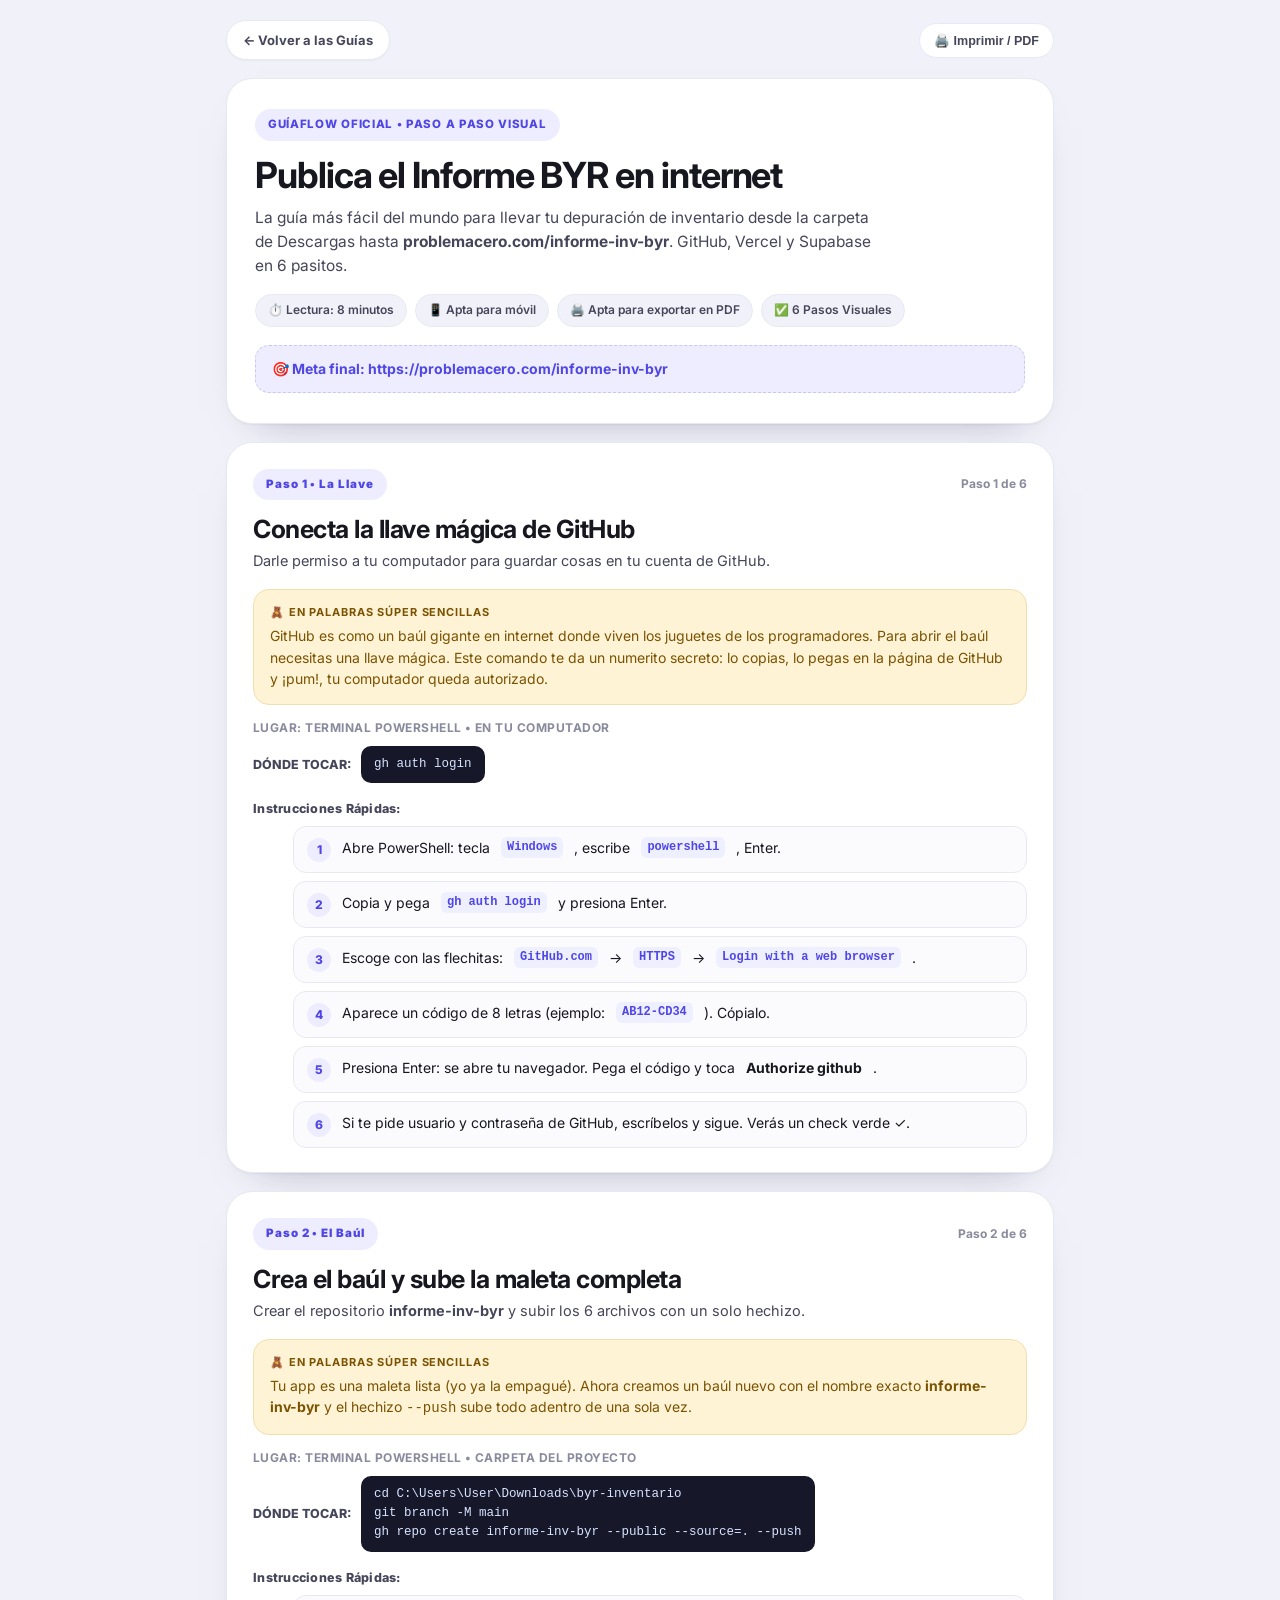
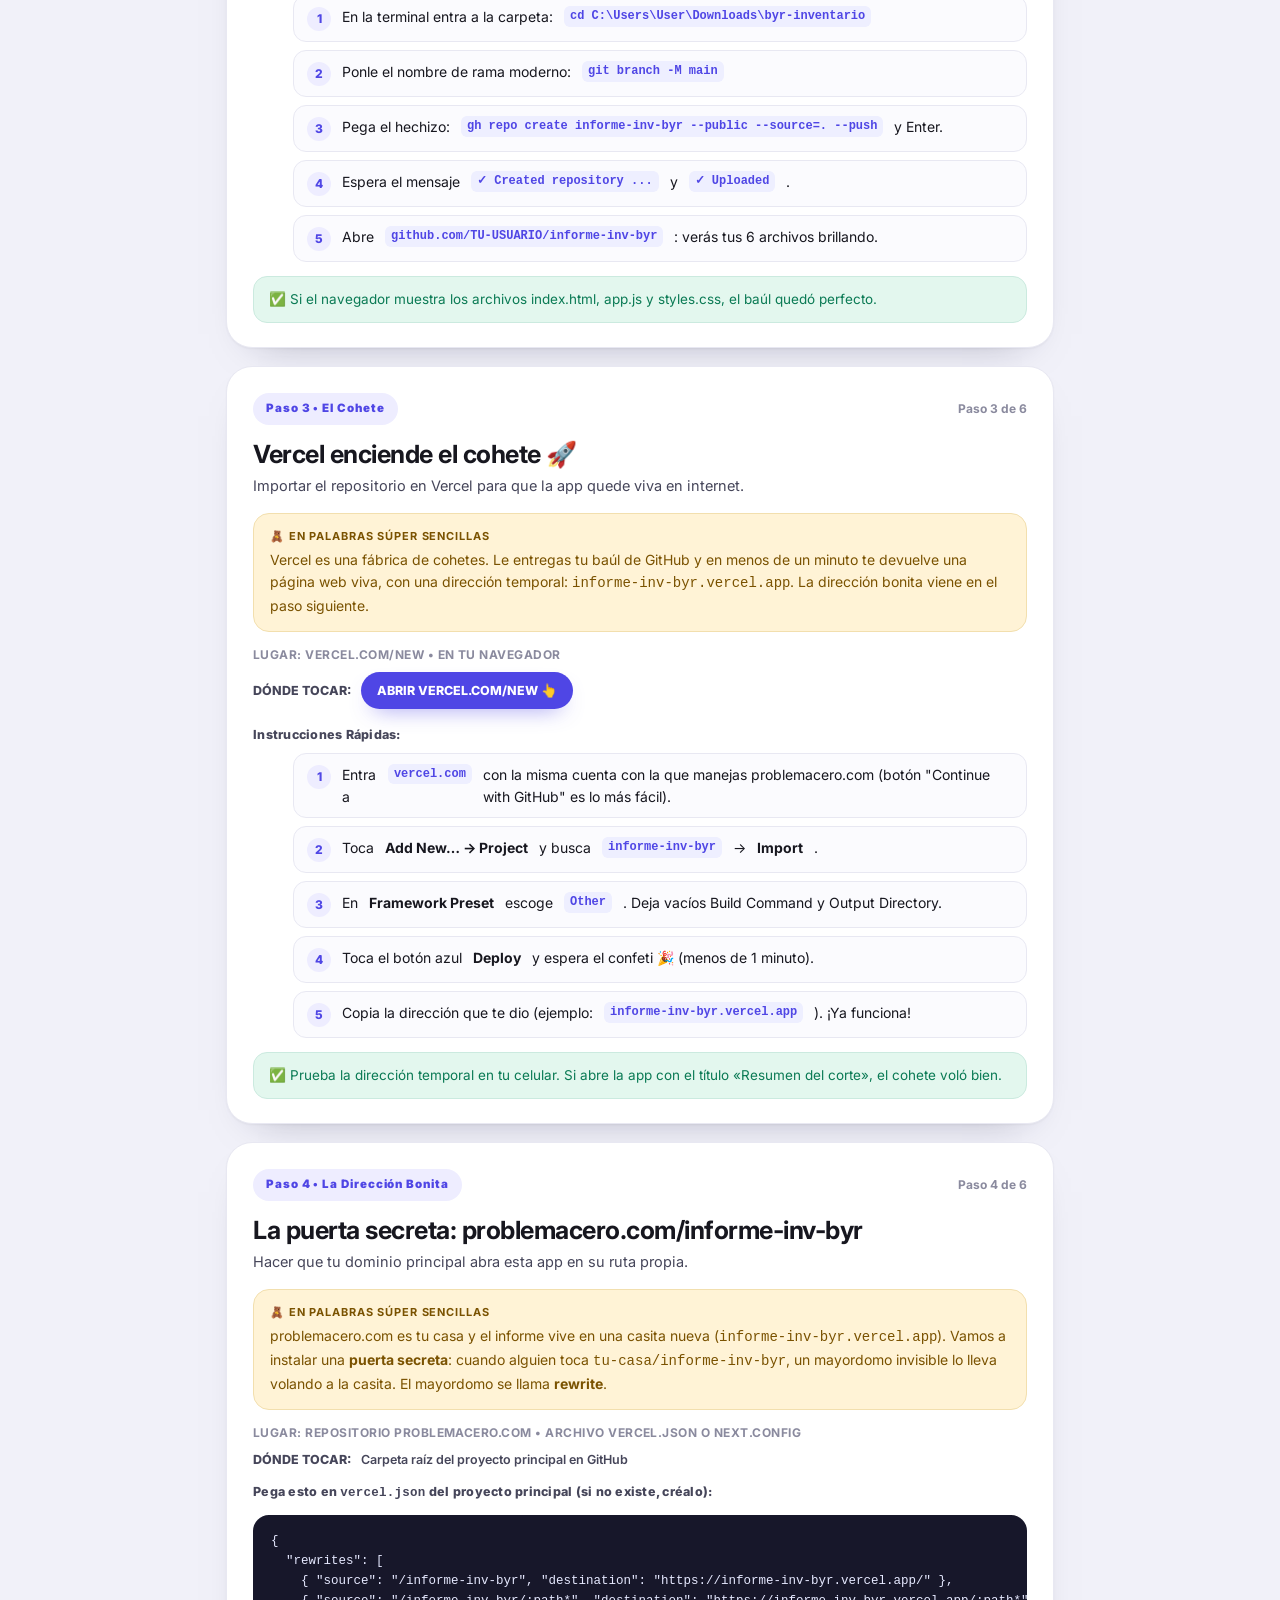
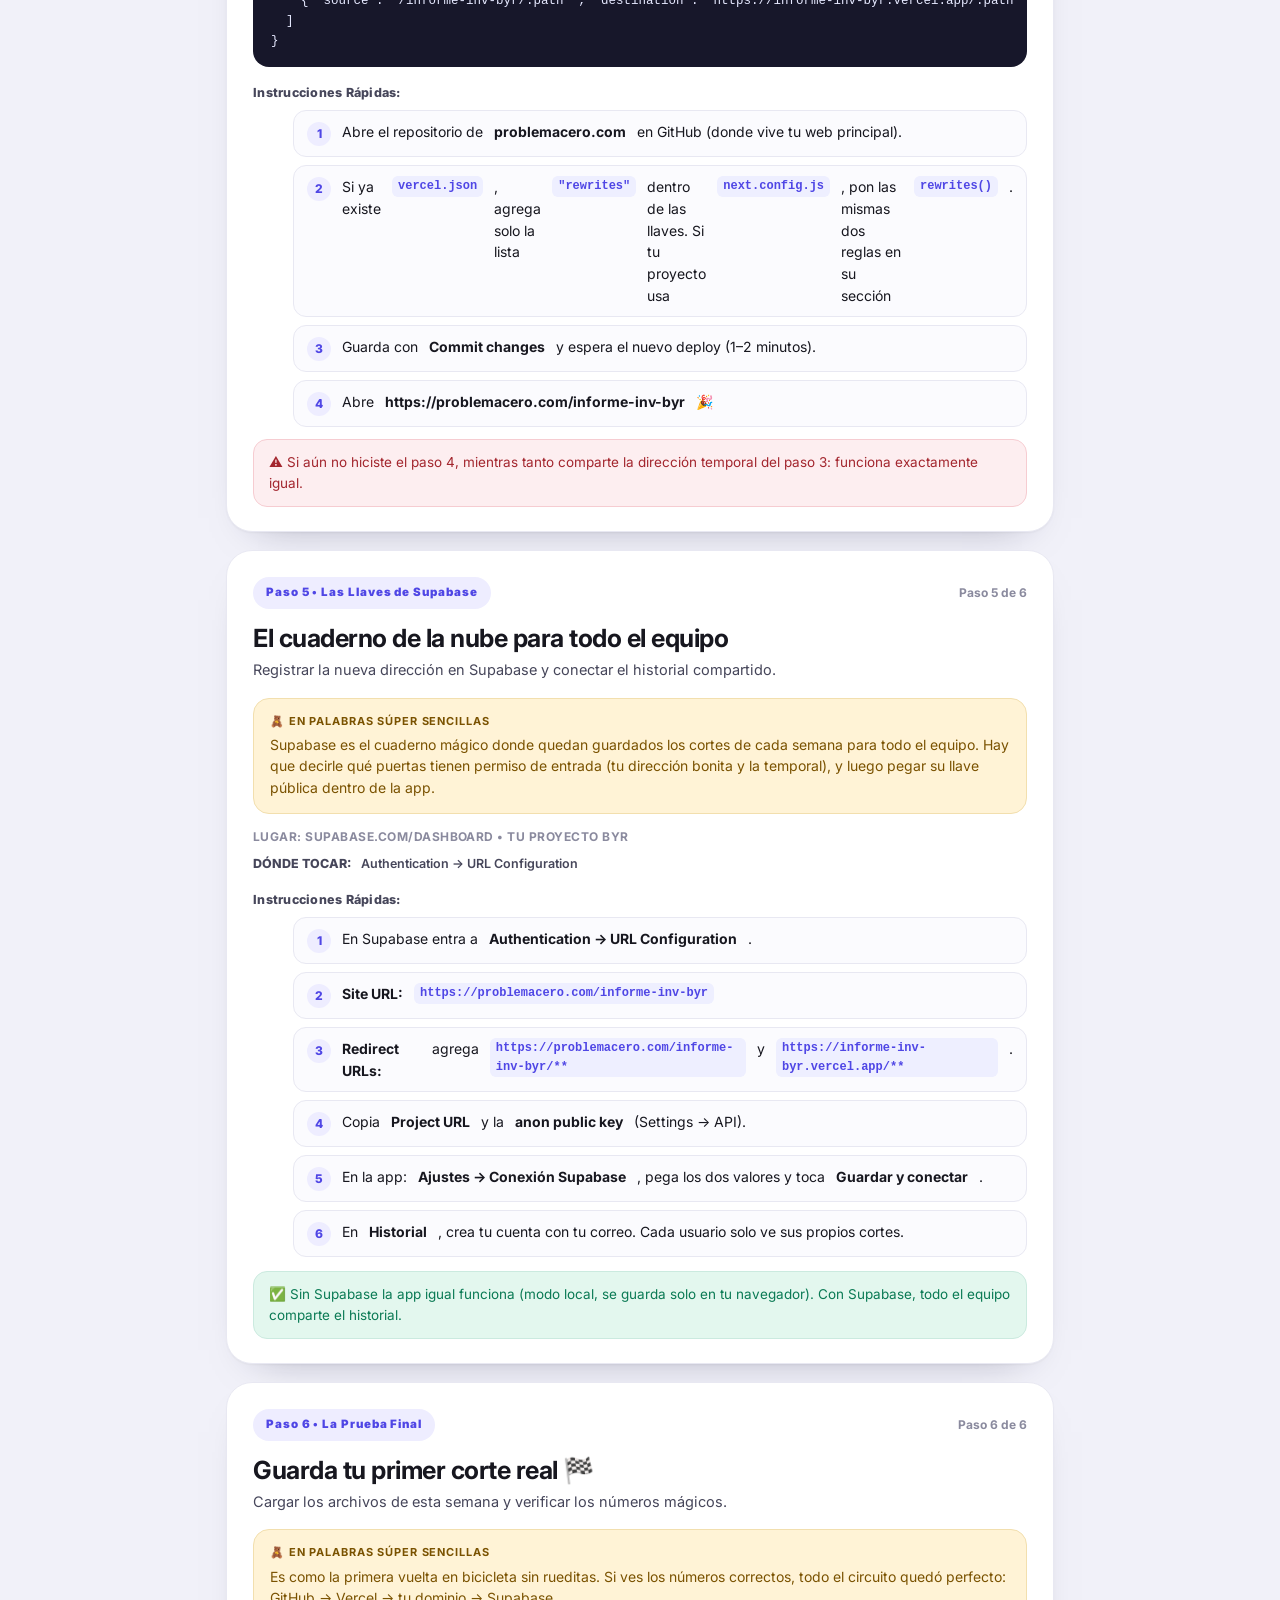
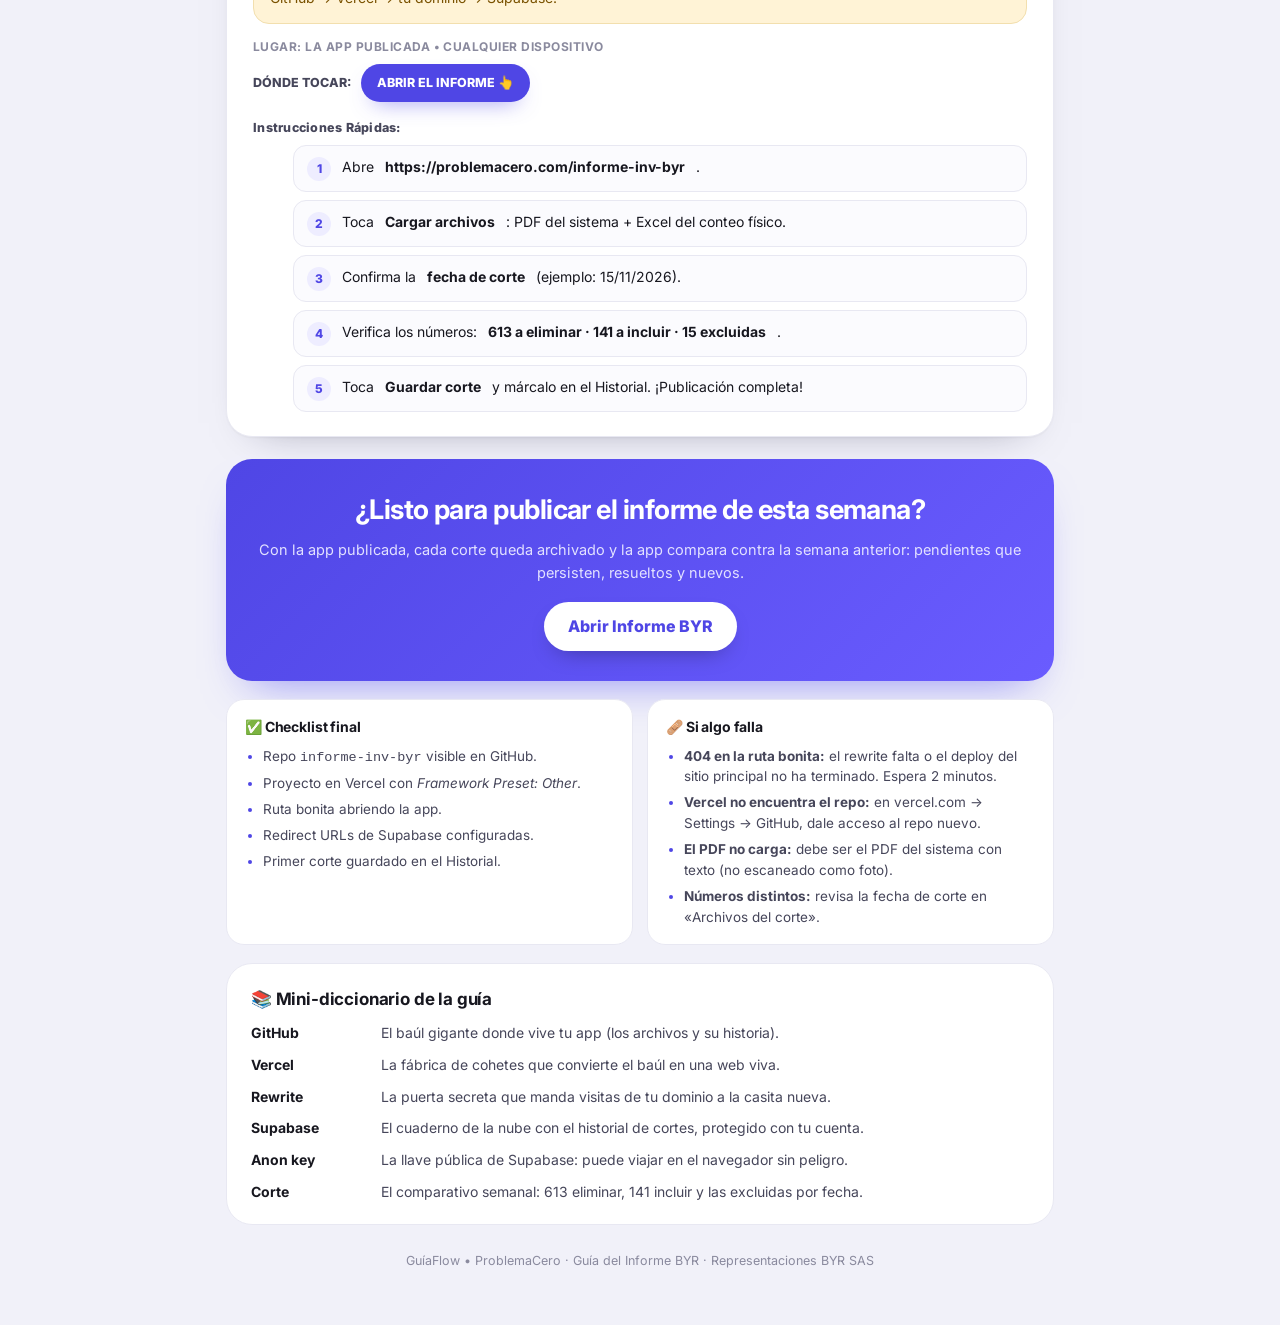
<file: guia/index.html>
<!DOCTYPE html>
<html lang="es">
<head>
<meta charset="utf-8" />
<meta name="viewport" content="width=device-width, initial-scale=1" />
<title>Guía · Publicar Informe BYR en problemacero.com/informe-inv-byr</title>
<meta name="description" content="Guía GuíaFlow paso a paso (para niños de 8 años) para subir la app de depuración de inventario BYR a GitHub y Vercel." />
<meta name="theme-color" content="#ececf5" />
<link rel="preconnect" href="https://fonts.googleapis.com" />
<link rel="preconnect" href="https://fonts.gstatic.com" crossorigin />
<link href="https://fonts.googleapis.com/css2?family=Inter:wght@400;500;600;700;800;900&display=swap" rel="stylesheet" />
<style>
  :root {
    --bg: #f1f1f9;
    --card: #ffffff;
    --ink: #17171f;
    --ink2: #46465a;
    --muted: #8a8a9e;
    --line: #e8e8f2;
    --indigo: #4f46e5;
    --indigo-soft: #eeedff;
    --amber-soft: #fff3d6;
    --amber-ink: #7a5200;
    --green-soft: #e3f7ee;
    --green-ink: #0a7a54;
    --code: #17172a;
  }
  * { box-sizing: border-box; margin: 0; }
  [hidden] { display: none !important; }
  body { background: var(--bg); color: var(--ink); font-family: "Inter", system-ui, -apple-system, "Segoe UI", Roboto, Arial, sans-serif; line-height: 1.55; }
  .wrap { max-width: 860px; margin: 0 auto; padding: 20px 16px 60px; }

  .topbar { display: flex; align-items: center; justify-content: space-between; gap: 10px; flex-wrap: wrap; margin-bottom: 18px; }
  .crumb { display: inline-flex; align-items: center; gap: 8px; font-size: 13px; font-weight: 700; color: var(--ink2); text-decoration: none; background: #fff; border: 1px solid var(--line); border-radius: 999px; padding: 9px 16px; box-shadow: 0 1px 2px rgba(21,21,31,.04); }
  .crumb:hover { color: var(--indigo); border-color: #d9d8f6; }
  .topbar__actions { display: flex; gap: 8px; }
  .chipbtn { font-size: 12.5px; font-weight: 700; color: var(--ink2); background: #fff; border: 1px solid var(--line); border-radius: 999px; padding: 9px 14px; cursor: pointer; }
  .chipbtn:hover { color: var(--indigo); border-color: #d9d8f6; }

  .hero { background: var(--card); border: 1px solid var(--line); border-radius: 26px; padding: 30px 28px; box-shadow: 0 1px 2px rgba(21,21,31,.04), 0 18px 40px -32px rgba(21,21,60,.5); }
  .badge { display: inline-flex; align-items: center; gap: 8px; font-size: 11.5px; font-weight: 800; letter-spacing: .06em; text-transform: uppercase; color: var(--indigo); background: var(--indigo-soft); border-radius: 999px; padding: 7px 13px; }
  .hero h1 { font-size: clamp(26px, 5vw, 36px); letter-spacing: -.03em; line-height: 1.15; margin: 14px 0 10px; }
  .hero p.sub { color: var(--ink2); font-size: 15.5px; max-width: 62ch; }
  .metas { display: flex; flex-wrap: wrap; gap: 8px; margin-top: 16px; }
  .meta { font-size: 12px; font-weight: 600; color: var(--ink2); background: var(--bg); border: 1px solid var(--line); border-radius: 999px; padding: 6px 12px; }
  .urlbox { margin-top: 18px; background: var(--indigo-soft); border: 1px dashed #c9c7f8; border-radius: 14px; padding: 12px 16px; font-weight: 700; color: var(--indigo); word-break: break-all; font-size: 14px; }

  .step { background: var(--card); border: 1px solid var(--line); border-radius: 26px; padding: 26px 26px 24px; margin-top: 18px; box-shadow: 0 1px 2px rgba(21,21,31,.04), 0 18px 40px -32px rgba(21,21,60,.5); }
  .step__top { display: flex; align-items: center; justify-content: space-between; gap: 10px; flex-wrap: wrap; }
  .steptag { font-size: 11.5px; font-weight: 900; letter-spacing: .08em; color: var(--indigo); background: var(--indigo-soft); border-radius: 999px; padding: 7px 13px; }
  .stepnum { font-size: 12px; font-weight: 700; color: var(--muted); }
  .step h2 { font-size: clamp(20px, 3.4vw, 25px); letter-spacing: -.02em; margin-top: 14px; line-height: 1.2; }
  .step > p.what { color: var(--ink2); font-size: 14.5px; margin-top: 6px; }

  .kid { margin-top: 16px; background: var(--amber-soft); border: 1px solid #f2dfae; border-radius: 16px; padding: 14px 16px; font-size: 14px; color: var(--amber-ink); }
  .kid b.tag { display: block; font-size: 11px; letter-spacing: .08em; text-transform: uppercase; margin-bottom: 4px; }

  .place { margin-top: 14px; font-size: 12px; font-weight: 700; color: var(--muted); letter-spacing: .04em; text-transform: uppercase; }
  .where { margin-top: 8px; display: flex; align-items: center; gap: 10px; flex-wrap: wrap; }
  .where .lbl { font-size: 12.5px; font-weight: 800; color: var(--ink2); }
  code.cmd { display: inline-block; background: var(--code); color: #d7e3ff; font-family: ui-monospace, Consolas, monospace; font-size: 12.5px; border-radius: 10px; padding: 9px 13px; white-space: pre-wrap; word-break: break-all; }
  a.go { display: inline-flex; align-items: center; gap: 6px; font-size: 12.5px; font-weight: 800; color: #fff; background: var(--indigo); text-decoration: none; border-radius: 999px; padding: 9px 16px; box-shadow: 0 10px 22px -12px rgba(79,70,229,.7); }
  a.go:hover { filter: brightness(1.06); }

  .quick { margin-top: 16px; }
  .quick b.qt { display: block; font-size: 12.5px; font-weight: 800; color: var(--ink2); margin-bottom: 8px; letter-spacing: .02em; }
  .quick ol { list-style: none; counter-reset: q; display: flex; flex-direction: column; gap: 8px; }
  .quick li { counter-increment: q; display: flex; gap: 11px; align-items: flex-start; background: #fbfbfe; border: 1px solid var(--line); border-radius: 13px; padding: 10px 13px; font-size: 14px; color: var(--ink); }
  .quick li::before { content: counter(q); flex: none; width: 24px; height: 24px; border-radius: 999px; background: var(--indigo-soft); color: var(--indigo); font-weight: 800; font-size: 12px; display: grid; place-items: center; margin-top: 1px; }
  .quick li code { background: #eeefff; color: var(--indigo); font-family: ui-monospace, Consolas, monospace; font-size: 12px; border-radius: 6px; padding: 1px 6px; font-weight: 700; }

  pre.block { margin-top: 12px; background: var(--code); color: #e6e9ff; font-family: ui-monospace, Consolas, monospace; font-size: 12.5px; line-height: 1.6; border-radius: 16px; padding: 16px 18px; overflow-x: auto; white-space: pre; }

  .note { margin-top: 14px; background: var(--green-soft); border: 1px solid #cbeadf; border-radius: 14px; padding: 12px 15px; font-size: 13.5px; color: var(--green-ink); }
  .warn { margin-top: 12px; background: #fdeef0; border: 1px solid #f6ccd1; border-radius: 14px; padding: 12px 15px; font-size: 13.5px; color: #a3262e; }

  .cta { margin-top: 22px; background: linear-gradient(135deg, #4f46e5, #6a5cff); color: #fff; border-radius: 26px; padding: 30px 28px; text-align: center; box-shadow: 0 22px 45px -24px rgba(67,64,242,.6); }
  .cta h2 { font-size: clamp(21px, 3.6vw, 27px); letter-spacing: -.02em; }
  .cta p { color: #e2e1ff; margin-top: 8px; font-size: 14.5px; }
  .cta a { display: inline-block; margin-top: 18px; background: #fff; color: var(--indigo); font-weight: 800; text-decoration: none; border-radius: 999px; padding: 12px 24px; box-shadow: 0 10px 24px -12px rgba(0,0,0,.4); }
  .cta a:hover { transform: translateY(-1px); }

  .grid2 { display: grid; grid-template-columns: 1fr 1fr; gap: 14px; margin-top: 18px; }
  .mini { background: var(--card); border: 1px solid var(--line); border-radius: 18px; padding: 16px 18px; }
  .mini h3 { font-size: 14px; letter-spacing: -.01em; }
  .mini ul { margin: 8px 0 0; padding-left: 18px; font-size: 13.5px; color: var(--ink2); }
  .mini li { margin-top: 5px; }
  .mini li::marker { color: var(--indigo); font-weight: 800; }

  .dict { margin-top: 18px; background: var(--card); border: 1px solid var(--line); border-radius: 26px; padding: 22px 24px; }
  .dict h2 { font-size: 17px; letter-spacing: -.01em; }
  .dict .row { display: flex; gap: 10px; align-items: baseline; margin-top: 10px; font-size: 14px; color: var(--ink2); }
  .dict .row b { color: var(--ink); flex: none; width: 120px; }

  footer.foot { text-align: center; color: var(--muted); font-size: 12.5px; margin-top: 26px; }

  @media (max-width: 640px) {
    .grid2 { grid-template-columns: 1fr; }
    .hero, .step { padding: 20px 18px; border-radius: 20px; }
  }
  @media print {
    body { background: #fff; }
    .topbar__actions, a.go { display: none !important; }
    .step, .hero, .cta, .dict, .mini { box-shadow: none; border: 1px solid #ddd; break-inside: avoid; }
    .step { margin-top: 10px; padding: 16px; }
  }
</style>
</head>
<body>
<div class="wrap">

  <div class="topbar">
    <a class="crumb" href="https://problemacero.com/guias">← Volver a las Guías</a>
    <div class="topbar__actions">
      <button class="chipbtn" onclick="window.print()">🖨️ Imprimir / PDF</button>
    </div>
  </div>

  <header class="hero">
    <span class="badge">GuíaFlow Oficial • Paso a Paso Visual</span>
    <h1>Publica el Informe BYR en internet</h1>
    <p class="sub">La guía más fácil del mundo para llevar tu depuración de inventario desde la carpeta de Descargas hasta <strong>problemacero.com/informe-inv-byr</strong>. GitHub, Vercel y Supabase en 6 pasitos.</p>
    <div class="metas">
      <span class="meta">⏱️ Lectura: 8 minutos</span>
      <span class="meta">📱 Apta para móvil</span>
      <span class="meta">🖨️ Apta para exportar en PDF</span>
      <span class="meta">✅ 6 Pasos Visuales</span>
    </div>
    <div class="urlbox">🎯 Meta final: https://problemacero.com/informe-inv-byr</div>
  </header>

  <!-- ===================== PASO 1 ===================== -->
  <article class="step">
    <div class="step__top"><span class="steptag">Paso 1 • La Llave</span><span class="stepnum">Paso 1 de 6</span></div>
    <h2>Conecta la llave mágica de GitHub</h2>
    <p class="what">Darle permiso a tu computador para guardar cosas en tu cuenta de GitHub.</p>
    <div class="kid"><b class="tag">🧸 En palabras súper sencillas</b>
      GitHub es como un baúl gigante en internet donde viven los juguetes de los programadores. Para abrir el baúl necesitas una llave mágica. Este comando te da un numerito secreto: lo copias, lo pegas en la página de GitHub y ¡pum!, tu computador queda autorizado.</div>
    <p class="place">Lugar: Terminal PowerShell • En tu computador</p>
    <div class="where">
      <span class="lbl">DÓNDE TOCAR:</span>
      <code class="cmd">gh auth login</code>
    </div>
    <div class="quick"><b class="qt">Instrucciones Rápidas:</b>
      <ol>
        <li>Abre PowerShell: tecla <code>Windows</code>, escribe <code>powershell</code>, Enter.</li>
        <li>Copia y pega <code>gh auth login</code> y presiona Enter.</li>
        <li>Escoge con las flechitas: <code>GitHub.com</code> → <code>HTTPS</code> → <code>Login with a web browser</code>.</li>
        <li>Aparece un código de 8 letras (ejemplo: <code>AB12-CD34</code>). Cópialo.</li>
        <li>Presiona Enter: se abre tu navegador. Pega el código y toca <strong>Authorize github</strong>.</li>
        <li>Si te pide usuario y contraseña de GitHub, escríbelos y sigue. Verás un check verde ✓.</li>
      </ol>
    </div>
  </article>

  <!-- ===================== PASO 2 ===================== -->
  <article class="step">
    <div class="step__top"><span class="steptag">Paso 2 • El Baúl</span><span class="stepnum">Paso 2 de 6</span></div>
    <h2>Crea el baúl y sube la maleta completa</h2>
    <p class="what">Crear el repositorio <strong>informe-inv-byr</strong> y subir los 6 archivos con un solo hechizo.</p>
    <div class="kid"><b class="tag">🧸 En palabras súper sencillas</b>
      Tu app es una maleta lista (yo ya la empagué). Ahora creamos un baúl nuevo con el nombre exacto <strong>informe-inv-byr</strong> y el hechizo <code>--push</code> sube todo adentro de una sola vez.</div>
    <p class="place">Lugar: Terminal PowerShell • Carpeta del proyecto</p>
    <div class="where">
      <span class="lbl">DÓNDE TOCAR:</span>
      <code class="cmd">cd C:\Users\User\Downloads\byr-inventario
git branch -M main
gh repo create informe-inv-byr --public --source=. --push</code>
    </div>
    <div class="quick"><b class="qt">Instrucciones Rápidas:</b>
      <ol>
        <li>En la terminal entra a la carpeta: <code>cd C:\Users\User\Downloads\byr-inventario</code></li>
        <li>Ponle el nombre de rama moderno: <code>git branch -M main</code></li>
        <li>Pega el hechizo: <code>gh repo create informe-inv-byr --public --source=. --push</code> y Enter.</li>
        <li>Espera el mensaje <code>✓ Created repository ...</code> y <code>✓ Uploaded</code>.</li>
        <li>Abre <code>github.com/TU-USUARIO/informe-inv-byr</code>: verás tus 6 archivos brillando.</li>
      </ol>
    </div>
    <div class="note">✅ Si el navegador muestra los archivos index.html, app.js y styles.css, el baúl quedó perfecto.</div>
  </article>

  <!-- ===================== PASO 3 ===================== -->
  <article class="step">
    <div class="step__top"><span class="steptag">Paso 3 • El Cohete</span><span class="stepnum">Paso 3 de 6</span></div>
    <h2>Vercel enciende el cohete 🚀</h2>
    <p class="what">Importar el repositorio en Vercel para que la app quede viva en internet.</p>
    <div class="kid"><b class="tag">🧸 En palabras súper sencillas</b>
      Vercel es una fábrica de cohetes. Le entregas tu baúl de GitHub y en menos de un minuto te devuelve una página web viva, con una dirección temporal: <code>informe-inv-byr.vercel.app</code>. La dirección bonita viene en el paso siguiente.</div>
    <p class="place">Lugar: vercel.com/new • En tu navegador</p>
    <div class="where">
      <span class="lbl">DÓNDE TOCAR:</span>
      <a class="go" href="https://vercel.com/new" target="_blank" rel="noopener">ABRIR VERCEL.COM/NEW 👆</a>
    </div>
    <div class="quick"><b class="qt">Instrucciones Rápidas:</b>
      <ol>
        <li>Entra a <code>vercel.com</code> con la misma cuenta con la que manejas problemacero.com (botón "Continue with GitHub" es lo más fácil).</li>
        <li>Toca <strong>Add New… → Project</strong> y busca <code>informe-inv-byr</code> → <strong>Import</strong>.</li>
        <li>En <strong>Framework Preset</strong> escoge <code>Other</code>. Deja vacíos Build Command y Output Directory.</li>
        <li>Toca el botón azul <strong>Deploy</strong> y espera el confeti 🎉 (menos de 1 minuto).</li>
        <li>Copia la dirección que te dio (ejemplo: <code>informe-inv-byr.vercel.app</code>). ¡Ya funciona!</li>
      </ol>
    </div>
    <div class="note">✅ Prueba la dirección temporal en tu celular. Si abre la app con el título «Resumen del corte», el cohete voló bien.</div>
  </article>

  <!-- ===================== PASO 4 ===================== -->
  <article class="step">
    <div class="step__top"><span class="steptag">Paso 4 • La Dirección Bonita</span><span class="stepnum">Paso 4 de 6</span></div>
    <h2>La puerta secreta: problemacero.com/informe-inv-byr</h2>
    <p class="what">Hacer que tu dominio principal abra esta app en su ruta propia.</p>
    <div class="kid"><b class="tag">🧸 En palabras súper sencillas</b>
      problemacero.com es tu casa y el informe vive en una casita nueva (<code>informe-inv-byr.vercel.app</code>). Vamos a instalar una <strong>puerta secreta</strong>: cuando alguien toca <code>tu-casa/informe-inv-byr</code>, un mayordomo invisible lo lleva volando a la casita. El mayordomo se llama <strong>rewrite</strong>.</div>
    <p class="place">Lugar: Repositorio problemacero.com • Archivo vercel.json o next.config</p>
    <div class="where">
      <span class="lbl">DÓNDE TOCAR:</span>
      <span class="lbl" style="font-weight:600">Carpeta raíz del proyecto principal en GitHub</span>
    </div>
    <p class="quick" style="margin-top:12px"><b class="qt">Pega esto en <code>vercel.json</code> del proyecto principal (si no existe, créalo):</b></p>
    <pre class="block">{
  "rewrites": [
    { "source": "/informe-inv-byr", "destination": "https://informe-inv-byr.vercel.app/" },
    { "source": "/informe-inv-byr/:path*", "destination": "https://informe-inv-byr.vercel.app/:path*" }
  ]
}</pre>
    <div class="quick"><b class="qt">Instrucciones Rápidas:</b>
      <ol>
        <li>Abre el repositorio de <strong>problemacero.com</strong> en GitHub (donde vive tu web principal).</li>
        <li>Si ya existe <code>vercel.json</code>, agrega solo la lista <code>"rewrites"</code> dentro de las llaves. Si tu proyecto usa <code>next.config.js</code>, pon las mismas dos reglas en su sección <code>rewrites()</code>.</li>
        <li>Guarda con <strong>Commit changes</strong> y espera el nuevo deploy (1–2 minutos).</li>
        <li>Abre <strong>https://problemacero.com/informe-inv-byr</strong> 🎉</li>
      </ol>
    </div>
    <div class="warn">⚠️ Si aún no hiciste el paso 4, mientras tanto comparte la dirección temporal del paso 3: funciona exactamente igual.</div>
  </article>

  <!-- ===================== PASO 5 ===================== -->
  <article class="step">
    <div class="step__top"><span class="steptag">Paso 5 • Las Llaves de Supabase</span><span class="stepnum">Paso 5 de 6</span></div>
    <h2>El cuaderno de la nube para todo el equipo</h2>
    <p class="what">Registrar la nueva dirección en Supabase y conectar el historial compartido.</p>
    <div class="kid"><b class="tag">🧸 En palabras súper sencillas</b>
      Supabase es el cuaderno mágico donde quedan guardados los cortes de cada semana para todo el equipo. Hay que decirle qué puertas tienen permiso de entrada (tu dirección bonita y la temporal), y luego pegar su llave pública dentro de la app.</div>
    <p class="place">Lugar: supabase.com/dashboard • Tu proyecto BYR</p>
    <div class="where">
      <span class="lbl">DÓNDE TOCAR:</span>
      <span class="lbl" style="font-weight:600">Authentication → URL Configuration</span>
    </div>
    <div class="quick"><b class="qt">Instrucciones Rápidas:</b>
      <ol>
        <li>En Supabase entra a <strong>Authentication → URL Configuration</strong>.</li>
        <li><strong>Site URL:</strong> <code>https://problemacero.com/informe-inv-byr</code></li>
        <li><strong>Redirect URLs:</strong> agrega <code>https://problemacero.com/informe-inv-byr/**</code> y <code>https://informe-inv-byr.vercel.app/**</code>.</li>
        <li>Copia <strong>Project URL</strong> y la <strong>anon public key</strong> (Settings → API).</li>
        <li>En la app: <strong>Ajustes → Conexión Supabase</strong>, pega los dos valores y toca <strong>Guardar y conectar</strong>.</li>
        <li>En <strong>Historial</strong>, crea tu cuenta con tu correo. Cada usuario solo ve sus propios cortes.</li>
      </ol>
    </div>
    <div class="note">✅ Sin Supabase la app igual funciona (modo local, se guarda solo en tu navegador). Con Supabase, todo el equipo comparte el historial.</div>
  </article>

  <!-- ===================== PASO 6 ===================== -->
  <article class="step">
    <div class="step__top"><span class="steptag">Paso 6 • La Prueba Final</span><span class="stepnum">Paso 6 de 6</span></div>
    <h2>Guarda tu primer corte real 🏁</h2>
    <p class="what">Cargar los archivos de esta semana y verificar los números mágicos.</p>
    <div class="kid"><b class="tag">🧸 En palabras súper sencillas</b>
      Es como la primera vuelta en bicicleta sin rueditas. Si ves los números correctos, todo el circuito quedó perfecto: GitHub → Vercel → tu dominio → Supabase.</div>
    <p class="place">Lugar: La app publicada • Cualquier dispositivo</p>
    <div class="where">
      <span class="lbl">DÓNDE TOCAR:</span>
      <a class="go" href="https://problemacero.com/informe-inv-byr" target="_blank" rel="noopener">ABRIR EL INFORME 👆</a>
    </div>
    <div class="quick"><b class="qt">Instrucciones Rápidas:</b>
      <ol>
        <li>Abre <strong>https://problemacero.com/informe-inv-byr</strong>.</li>
        <li>Toca <strong>Cargar archivos</strong>: PDF del sistema + Excel del conteo físico.</li>
        <li>Confirma la <strong>fecha de corte</strong> (ejemplo: 15/11/2026).</li>
        <li>Verifica los números: <strong>613 a eliminar · 141 a incluir · 15 excluidas</strong>.</li>
        <li>Toca <strong>Guardar corte</strong> y márcalo en el Historial. ¡Publicación completa!</li>
      </ol>
    </div>
  </article>

  <div class="cta">
    <h2>¿Listo para publicar el informe de esta semana?</h2>
    <p>Con la app publicada, cada corte queda archivado y la app compara contra la semana anterior: pendientes que persisten, resueltos y nuevos.</p>
    <a href="https://problemacero.com/informe-inv-byr" target="_blank" rel="noopener">Abrir Informe BYR</a>
  </div>

  <div class="grid2">
    <div class="mini">
      <h3>✅ Checklist final</h3>
      <ul>
        <li>Repo <code>informe-inv-byr</code> visible en GitHub.</li>
        <li>Proyecto en Vercel con <em>Framework Preset: Other</em>.</li>
        <li>Ruta bonita abriendo la app.</li>
        <li>Redirect URLs de Supabase configuradas.</li>
        <li>Primer corte guardado en el Historial.</li>
      </ul>
    </div>
    <div class="mini">
      <h3>🩹 Si algo falla</h3>
      <ul>
        <li><strong>404 en la ruta bonita:</strong> el rewrite falta o el deploy del sitio principal no ha terminado. Espera 2 minutos.</li>
        <li><strong>Vercel no encuentra el repo:</strong> en vercel.com → Settings → GitHub, dale acceso al repo nuevo.</li>
        <li><strong>El PDF no carga:</strong> debe ser el PDF del sistema con texto (no escaneado como foto).</li>
        <li><strong>Números distintos:</strong> revisa la fecha de corte en «Archivos del corte».</li>
      </ul>
    </div>
  </div>

  <div class="dict">
    <h2>📚 Mini-diccionario de la guía</h2>
    <div class="row"><b>GitHub</b><span>El baúl gigante donde vive tu app (los archivos y su historia).</span></div>
    <div class="row"><b>Vercel</b><span>La fábrica de cohetes que convierte el baúl en una web viva.</span></div>
    <div class="row"><b>Rewrite</b><span>La puerta secreta que manda visitas de tu dominio a la casita nueva.</span></div>
    <div class="row"><b>Supabase</b><span>El cuaderno de la nube con el historial de cortes, protegido con tu cuenta.</span></div>
    <div class="row"><b>Anon key</b><span>La llave pública de Supabase: puede viajar en el navegador sin peligro.</span></div>
    <div class="row"><b>Corte</b><span>El comparativo semanal: 613 eliminar, 141 incluir y las excluidas por fecha.</span></div>
  </div>

  <footer class="foot">GuíaFlow • ProblemaCero · Guía del Informe BYR · Representaciones BYR SAS</footer>
</div>
</body>
</html>
</file>
